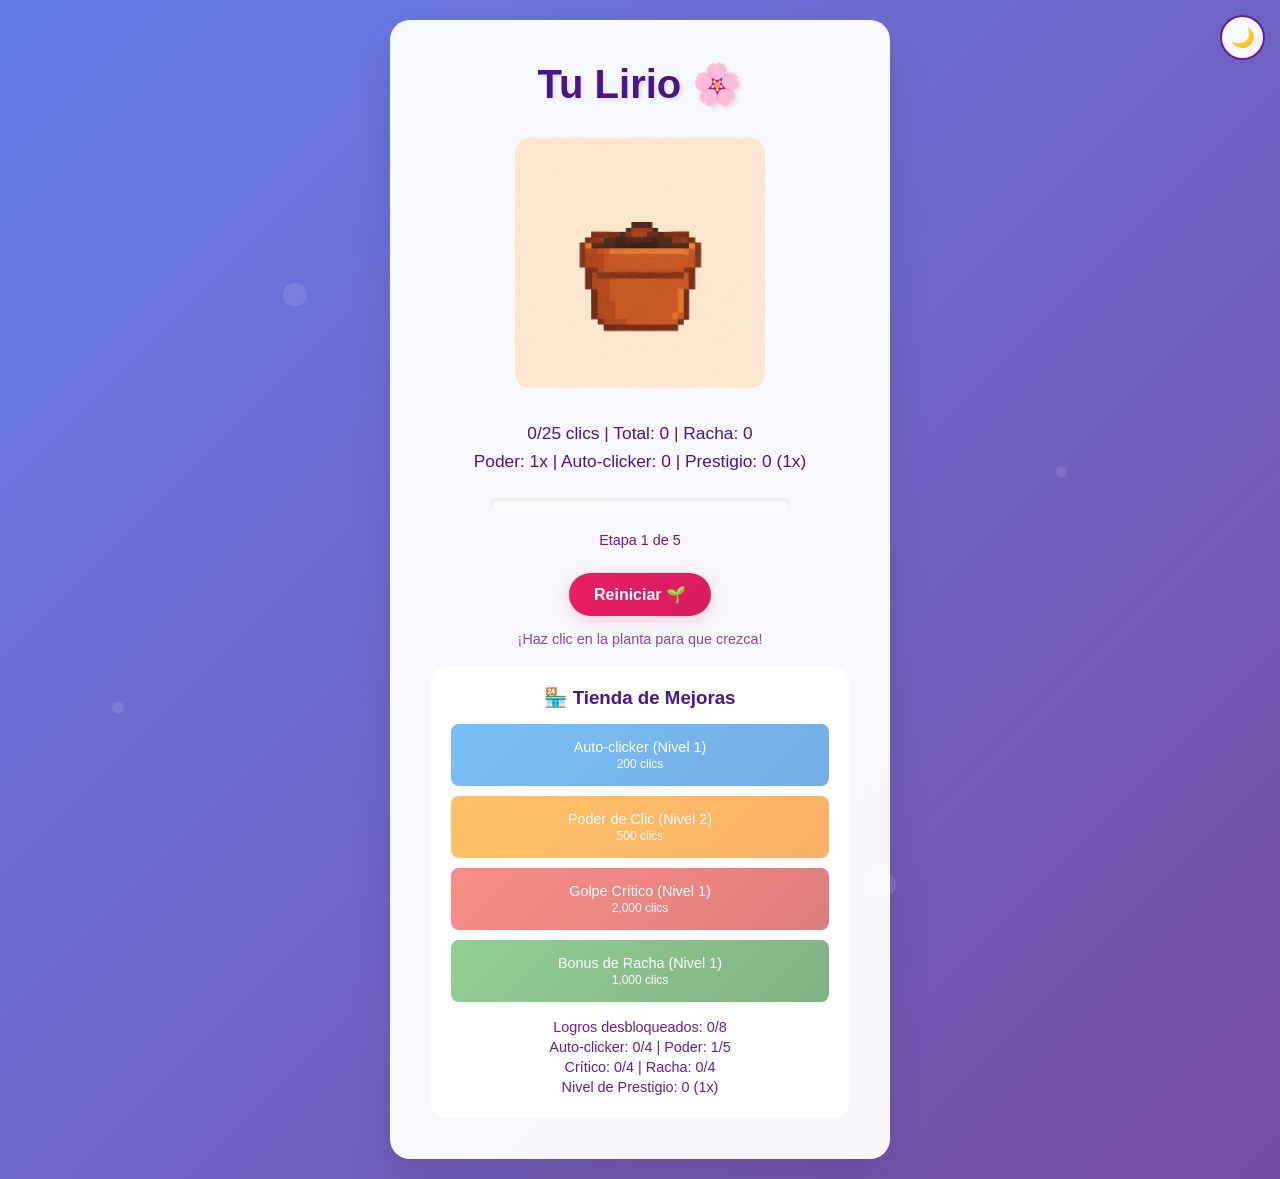
<file: index.html>
<!DOCTYPE html>
<html lang="es">
<head>
  <meta charset="UTF-8">
  <meta name="viewport" content="width=device-width, initial-scale=1.0">
  <meta name="description" content="Un hermoso juego de crecimiento de plantas interactivo con efectos visuales y sonoros">
  <meta name="theme-color" content="#667eea">
  <title>Tu Lirio 🌸</title>
  <link rel="stylesheet" href="style.css">
</head>
<body>
  <!-- Theme Toggle -->
  <button class="theme-toggle" onclick="toggleTheme()" aria-label="Toggle dark mode">
    <span id="theme-icon">🌙</span>
  </button>

  <!-- Particles Container -->
  <div class="particles-container" id="particles-container"></div>

  <!-- Main Container -->
  <div class="container">
    <h1>Tu Lirio 🌸</h1>
    
    <!-- Plant Container with accessibility -->
    <div id="plant-container" 
         onclick="growPlant()" 
         role="button"
         tabindex="0"
         aria-label="Click to grow your lily"
         onkeydown="handleKeyPress(event)">
    </div>
    
    <!-- Message Display -->
    <p id="message" aria-live="polite"></p>
    
    <!-- Progress Bar -->
    <div class="progress-container" role="progressbar" aria-label="Growth progress">
      <div class="progress-bar" id="progress-bar"></div>
    </div>
    <div class="stage-indicator" id="stage-indicator"></div>
    
    <!-- Control Buttons -->
    <div class="controls">
      <button id="reset-btn" class="btn" onclick="resetPlant()">
        Reiniciar 🌱
      </button>
    </div>
    
    <p class="click-hint">¡Haz clic en la planta para que crezca!</p>
    
    <!-- Shop Container -->
    <div id="shop"></div>
  </div>

  <!-- Notification Container -->
    <div id="notification" class="notification"></div>

  <script src="script.js"></script>
</body>
</html>
</file>
<file: style.css>
:root {
      --primary-gradient-start: #667eea;
      --primary-gradient-end: #764ba2;
      --container-bg: rgba(255, 255, 255, 0.95);
      --text-primary: #4a148c;
      --text-secondary: #6a1b9a;
      --accent-color: #e91e63;
      --success-color: #4caf50;
      --warning-color: #ff9800;
      --info-color: #2196f3;
      --shadow-light: rgba(0, 0, 0, 0.1);
      --shadow-medium: rgba(0, 0, 0, 0.2);
      --shadow-heavy: rgba(0, 0, 0, 0.3);
    }

    [data-theme="dark"] {
      --primary-gradient-start: #2c3e50;
      --primary-gradient-end: #34495e;
      --container-bg: rgba(44, 62, 80, 0.95);
      --text-primary: #ecf0f1;
      --text-secondary: #bdc3c7;
      --accent-color: #e74c3c;
      --success-color: #27ae60;
      --warning-color: #f39c12;
      --info-color: #3498db;
    }

    * {
      margin: 0;
      padding: 0;
      box-sizing: border-box;
    }

    body {
      font-family: 'Segoe UI', Tahoma, Geneva, Verdana, sans-serif;
      background: linear-gradient(135deg, var(--primary-gradient-start) 0%, var(--primary-gradient-end) 100%);
      min-height: 100vh;
      display: flex;
      flex-direction: column;
      align-items: center;
      justify-content: center;
      text-align: center;
      padding: 20px;
      position: relative;
      overflow-x: hidden;
      transition: all 0.5s ease;
    }

    body::before {
      content: '';
      position: absolute;
      top: 0;
      left: 0;
      right: 0;
      bottom: 0;
      background: url('data:image/svg+xml,<svg xmlns="http://www.w3.org/2000/svg" viewBox="0 0 100 100"><defs><pattern id="grain" width="100" height="100" patternUnits="userSpaceOnUse"><circle cx="25" cy="25" r="1" fill="white" opacity="0.1"/><circle cx="75" cy="75" r="1" fill="white" opacity="0.1"/><circle cx="50" cy="10" r="0.5" fill="white" opacity="0.1"/><circle cx="10" cy="60" r="0.5" fill="white" opacity="0.1"/><circle cx="90" cy="40" r="0.5" fill="white" opacity="0.1"/></pattern></defs><rect width="100" height="100" fill="url(%23grain)"/></svg>');
      pointer-events: none;
    }

    .container {
      background: var(--container-bg);
      backdrop-filter: blur(10px);
      border-radius: 20px;
      padding: 40px;
      box-shadow: 0 20px 40px var(--shadow-light);
      border: 1px solid rgba(255, 255, 255, 0.2);
      max-width: 500px;
      width: 100%;
      position: relative;
      z-index: 1;
      transition: all 0.3s ease;
    }

    h1 {
      color: var(--text-primary);
      font-size: 2.5rem;
      margin-bottom: 30px;
      text-shadow: 2px 2px 4px var(--shadow-light);
      animation: fadeInDown 1s ease-out;
      position: relative;
    }

    .theme-toggle {
      position: absolute;
      top: 15px;
      right: 15px;
      background: var(--container-bg);
      border: 2px solid var(--text-secondary);
      border-radius: 50%;
      width: 45px;
      height: 45px;
      cursor: pointer;
      display: flex;
      align-items: center;
      justify-content: center;
      font-size: 1.2rem;
      transition: all 0.3s ease;
      z-index: 10;
    }

    .theme-toggle:hover {
      transform: rotate(15deg) scale(1.1);
      box-shadow: 0 4px 15px var(--shadow-medium);
    }

    #plant-container {
      width: 250px;
      height: 250px;
      margin: 30px auto;
      background-size: contain;
      background-repeat: no-repeat;
      background-position: center;
      cursor: pointer;
      transition: all 0.5s cubic-bezier(0.4, 0, 0.2, 1);
      border-radius: 15px;
      position: relative;
      animation: fadeIn 1.5s ease-out;
      will-change: transform;
    }

    #plant-container:hover {
      transform: scale(1.05) rotate(1deg);
      box-shadow: 0 15px 30px var(--shadow-medium);
    }

    #plant-container:active {
      transform: scale(0.98);
    }

    .click-effect {
      position: absolute;
      pointer-events: none;
      font-size: 1.5rem;
      color: var(--accent-color);
      font-weight: bold;
      text-shadow: 2px 2px 4px var(--shadow-medium);
      animation: clickEffect 1s ease-out forwards;
      z-index: 100;
    }

    @keyframes clickEffect {
      0% {
        opacity: 1;
        transform: translateY(0) scale(1);
      }
      100% {
        opacity: 0;
        transform: translateY(-50px) scale(1.5);
      }
    }

    #plant-container::before {
      content: '';
      position: absolute;
      top: 50%;
      left: 50%;
      width: 100%;
      height: 100%;
      background: radial-gradient(circle, rgba(255, 255, 255, 0.3) 0%, transparent 70%);
      transform: translate(-50%, -50%);
      border-radius: 50%;
      opacity: 0;
      transition: opacity 0.3s ease;
    }

    #plant-container:hover::before {
      opacity: 1;
    }

    #message {
      font-size: 1.3rem;
      color: var(--text-primary);
      max-width: 400px;
      margin: 20px auto;
      line-height: 1.6;
      font-weight: 500;
      animation: fadeInUp 1s ease-out 0.5s both;
      min-height: 60px;
      display: flex;
      align-items: center;
      justify-content: center;
    }

    .progress-container {
      width: 100%;
      max-width: 300px;
      margin: 20px auto;
      background: rgba(255, 255, 255, 0.5);
      border-radius: 10px;
      padding: 3px;
      box-shadow: inset 0 2px 4px var(--shadow-light);
      position: relative;
      overflow: hidden;
    }

    .progress-bar {
      height: 8px;
      background: linear-gradient(90deg, #f06292, #ec407a);
      border-radius: 8px;
      transition: width 0.8s cubic-bezier(0.4, 0, 0.2, 1);
      box-shadow: 0 2px 4px rgba(240, 98, 146, 0.3);
      position: relative;
    }

    .progress-bar::after {
      content: '';
      position: absolute;
      top: 0;
      left: 0;
      right: 0;
      bottom: 0;
      background: linear-gradient(90deg, transparent, rgba(255, 255, 255, 0.4), transparent);
      animation: progressShine 2s infinite;
    }

    @keyframes progressShine {
      0% { transform: translateX(-100%); }
      100% { transform: translateX(100%); }
    }

    .stage-indicator {
      font-size: 0.9rem;
      color: var(--text-secondary);
      margin-top: 10px;
      font-weight: 500;
    }

    .controls {
      display: flex;
      gap: 15px;
      justify-content: center;
      flex-wrap: wrap;
      margin-top: 25px;
    }

    .btn {
      background: linear-gradient(135deg, var(--accent-color), #d81b60);
      color: white;
      border: none;
      padding: 12px 25px;
      border-radius: 25px;
      cursor: pointer;
      font-size: 1rem;
      font-weight: 600;
      transition: all 0.3s ease;
      box-shadow: 0 4px 15px rgba(240, 98, 146, 0.3);
      animation: fadeInUp 1s ease-out 1s both;
      position: relative;
      overflow: hidden;
    }

    .btn::before {
      content: '';
      position: absolute;
      top: 0;
      left: -100%;
      width: 100%;
      height: 100%;
      background: linear-gradient(90deg, transparent, rgba(255, 255, 255, 0.3), transparent);
      transition: left 0.5s ease;
    }

    .btn:hover::before {
      left: 100%;
    }

    .btn:hover {
      transform: translateY(-2px);
      box-shadow: 0 6px 20px rgba(240, 98, 146, 0.4);
    }

    .btn:active {
      transform: translateY(0);
    }

    .btn.secondary {
      background: linear-gradient(135deg, var(--info-color), #1565c0);
      box-shadow: 0 4px 15px rgba(33, 150, 243, 0.3);
    }

    .btn.secondary:hover {
      box-shadow: 0 6px 20px rgba(33, 150, 243, 0.4);
    }

    .click-hint {
      font-size: 0.9rem;
      color: var(--text-secondary);
      margin-top: 15px;
      opacity: 0.8;
      animation: pulse 2s infinite;
    }

    .notification {
      position: fixed;
      top: 20px;
      right: 20px;
      background: var(--container-bg);
      backdrop-filter: blur(10px);
      border-radius: 10px;
      padding: 15px 20px;
      box-shadow: 0 8px 25px var(--shadow-medium);
      border-left: 4px solid var(--accent-color);
      transform: translateX(400px);
      transition: transform 0.3s ease;
      z-index: 1000;
      max-width: 300px;
    }

    .notification.show {
      transform: translateX(0);
    }

    .notification.success {
      border-left-color: var(--success-color);
    }

    .notification.warning {
      border-left-color: var(--warning-color);
    }

    .particles-container {
      position: absolute;
      top: 0;
      left: 0;
      width: 100%;
      height: 100%;
      pointer-events: none;
      overflow: hidden;
      z-index: 50;
    }

    .particle {
      position: absolute;
      font-size: 20px;
      animation: particleFloat 3s ease-out forwards;
      pointer-events: none;
    }

    @keyframes particleFloat {
      0% {
        opacity: 1;
        transform: translateY(0) rotate(0deg) scale(1);
      }
      100% {
        opacity: 0;
        transform: translateY(-100px) rotate(360deg) scale(0.5);
      }
    }

    @keyframes fadeInDown {
      from {
        opacity: 0;
        transform: translateY(-30px);
      }
      to {
        opacity: 1;
        transform: translateY(0);
      }
    }

    @keyframes fadeInUp {
      from {
        opacity: 0;
        transform: translateY(30px);
      }
      to {
        opacity: 1;
        transform: translateY(0);
      }
    }

    @keyframes fadeIn {
      from {
        opacity: 0;
        transform: scale(0.8);
      }
      to {
        opacity: 1;
        transform: scale(1);
      }
    }

    @keyframes pulse {
      0%, 100% {
        opacity: 0.8;
      }
      50% {
        opacity: 1;
      }
    }

    .growth-animation {
      animation: grow 0.8s cubic-bezier(0.4, 0, 0.2, 1);
    }

    @keyframes grow {
      0% {
        transform: scale(0.8) rotate(-5deg);
      }
      50% {
        transform: scale(1.1) rotate(2deg);
      }
      100% {
        transform: scale(1) rotate(0deg);
      }
    }

    @media (max-width: 600px) {
      .container {
        padding: 30px 20px;
        margin: 10px;
      }
      
      h1 {
        font-size: 2rem;
      }
      
      #plant-container {
        width: 200px;
        height: 200px;
      }
      
      #message {
        font-size: 1.1rem;
      }
    }
</file>
